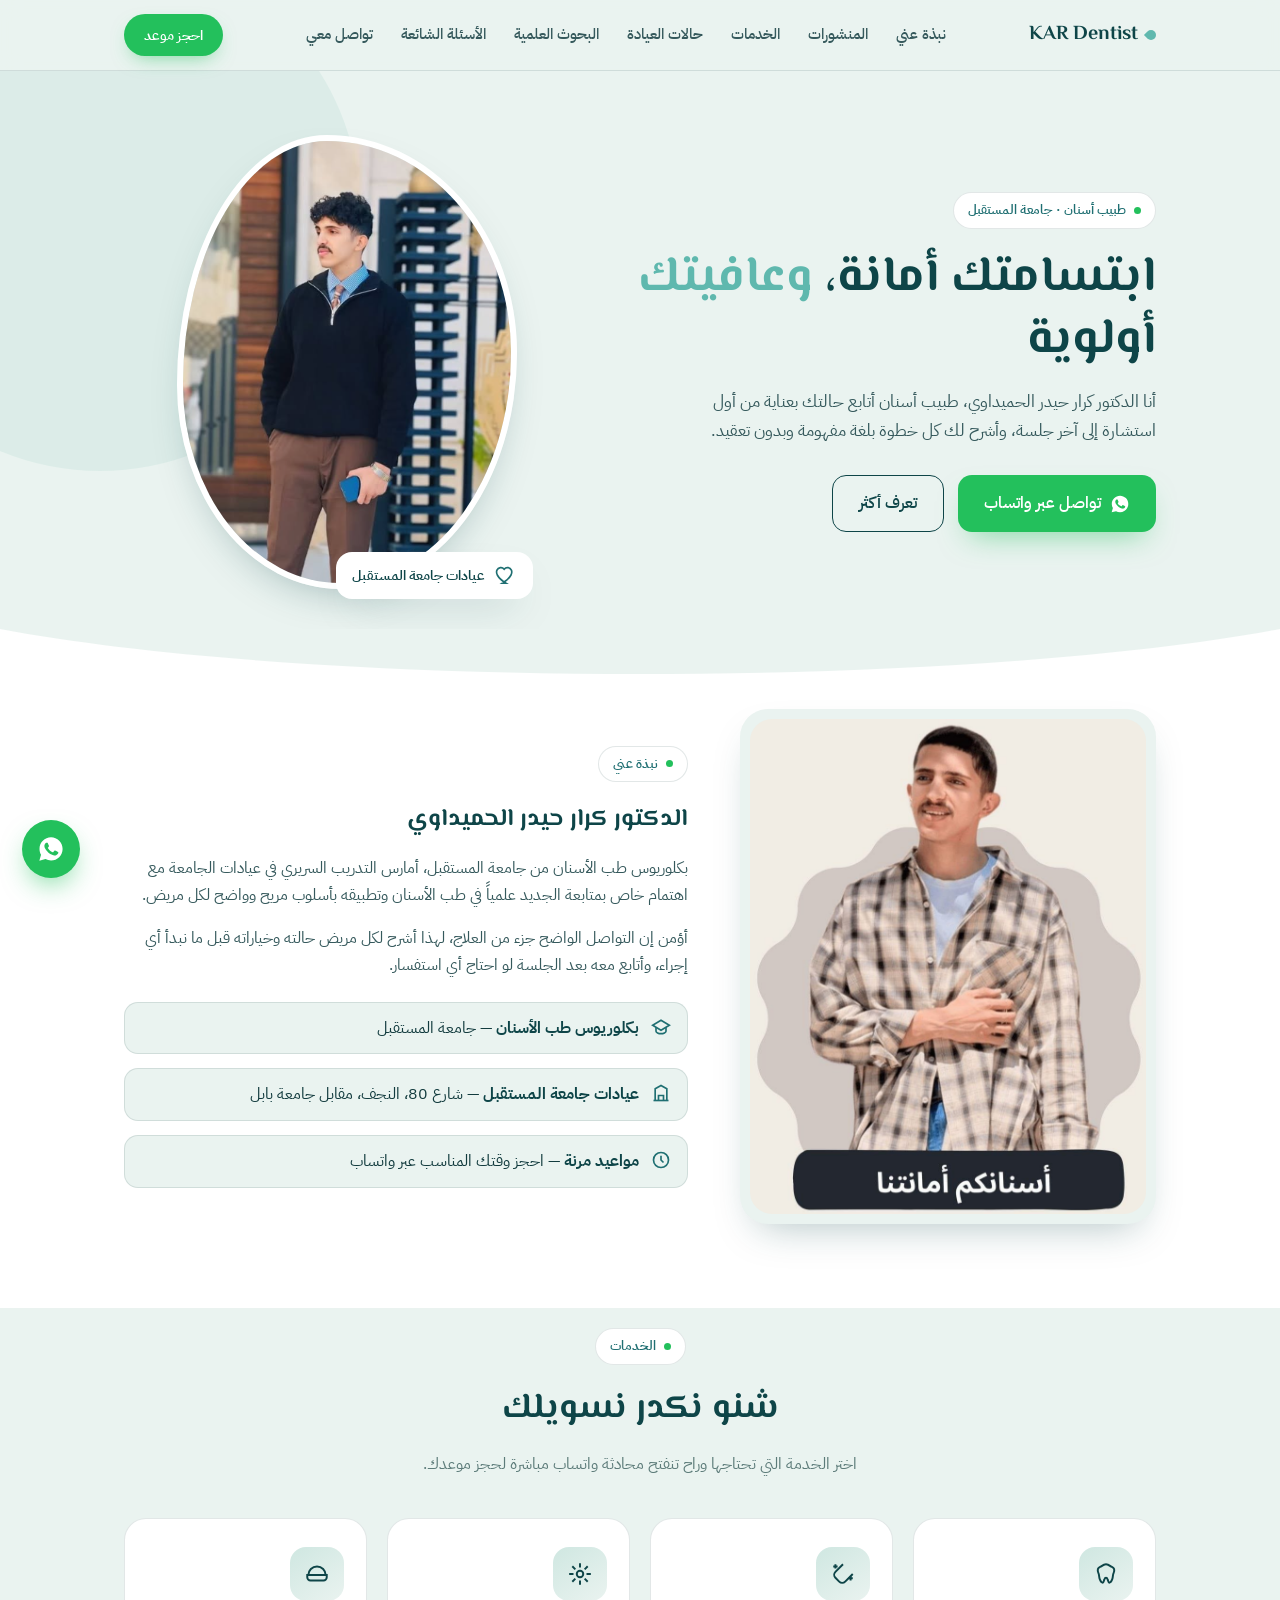
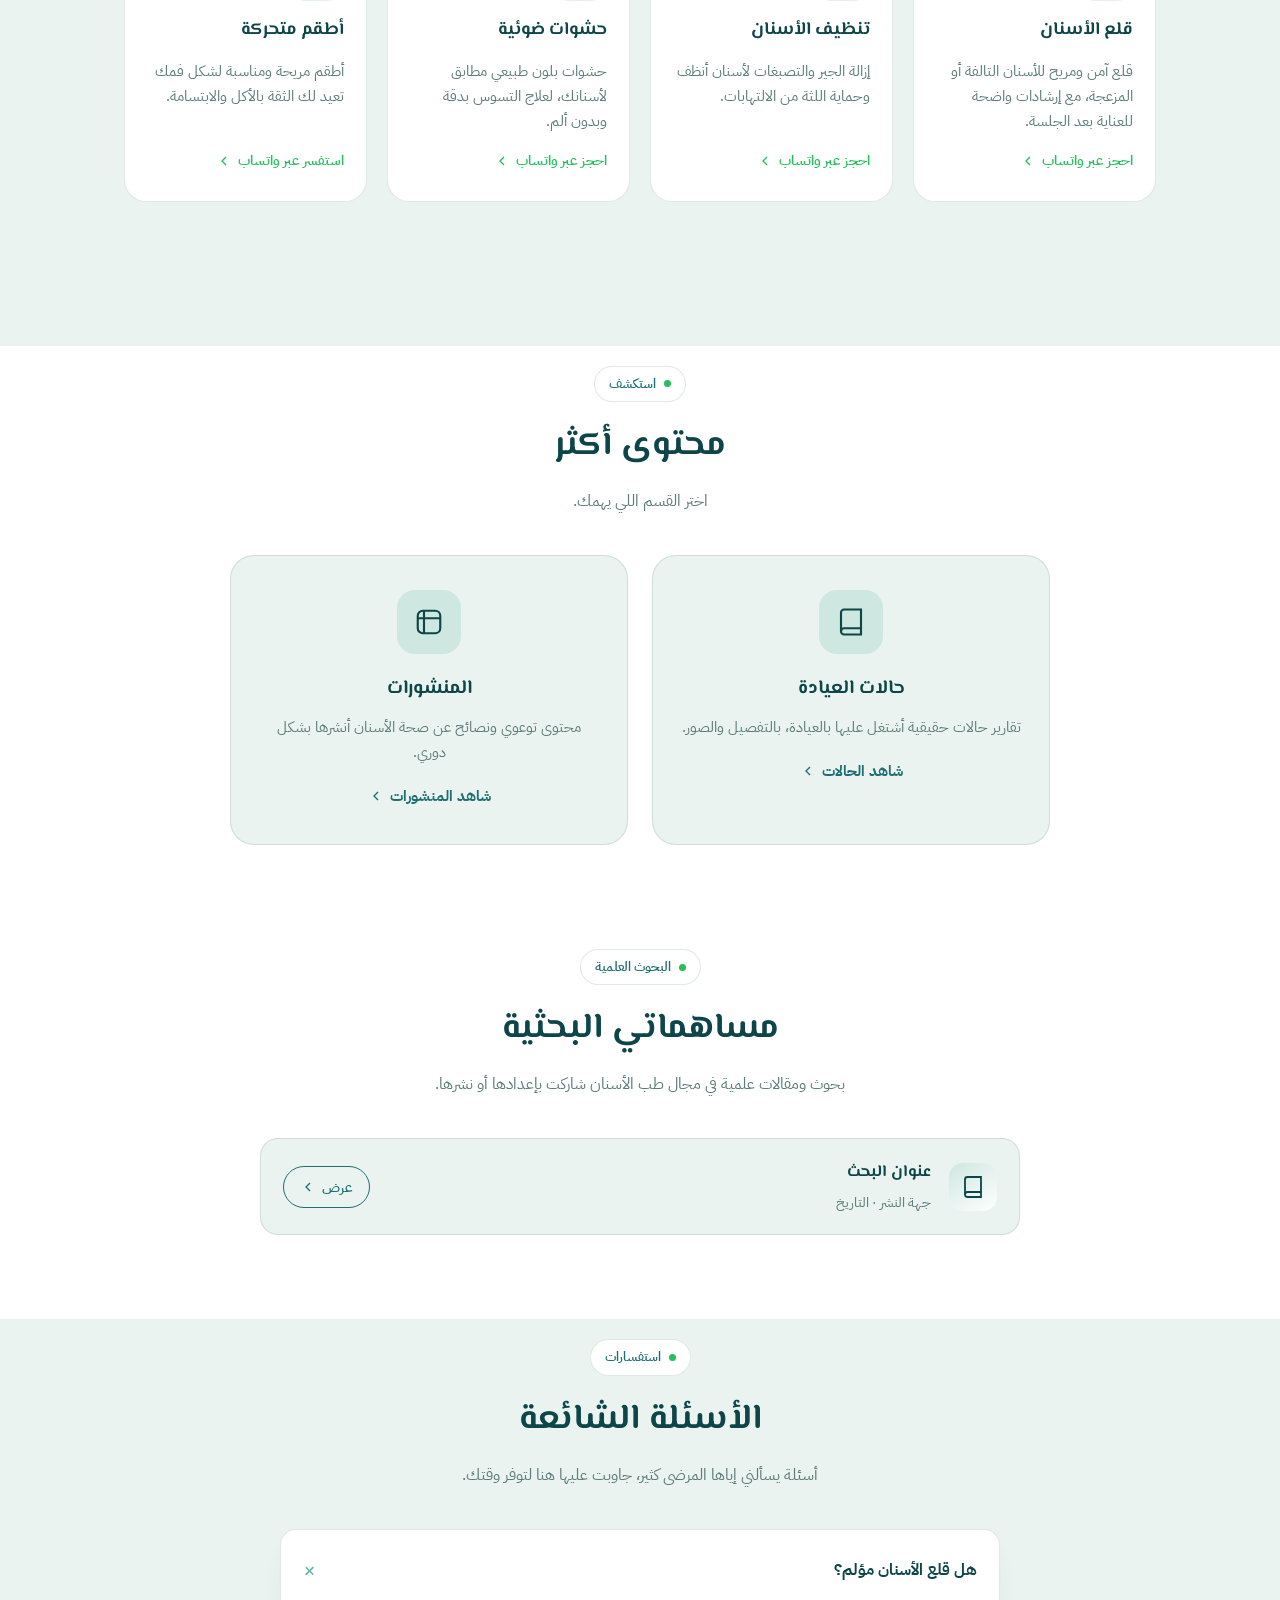
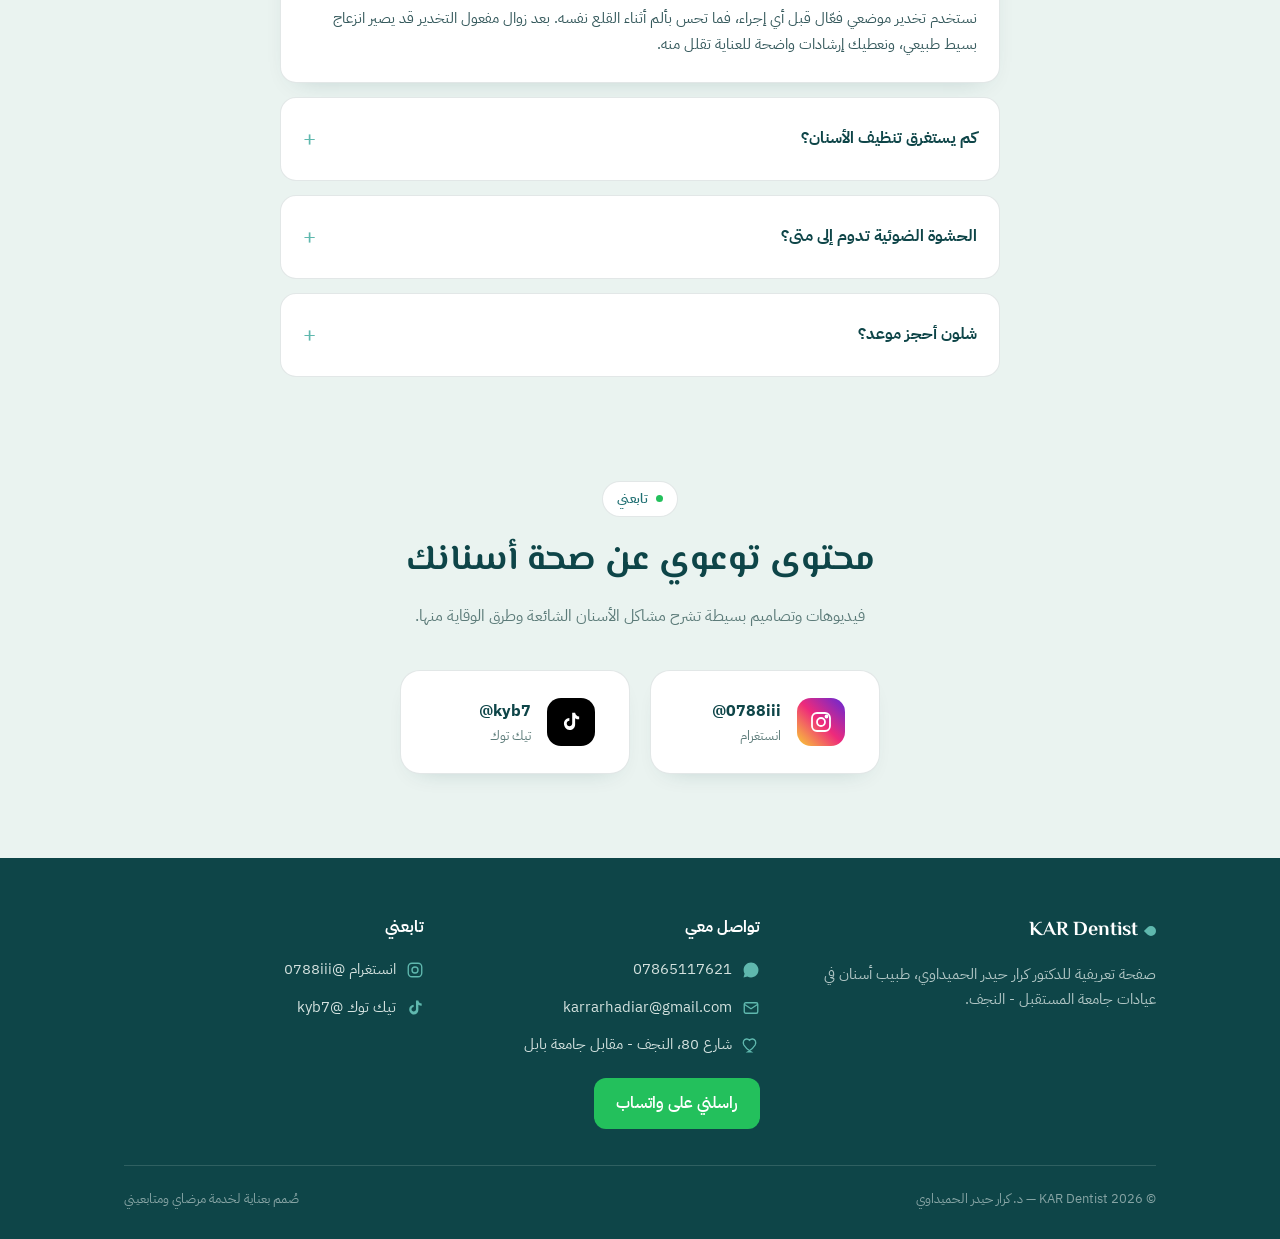
<file: index.html>
<!DOCTYPE html>
<html lang="ar" dir="rtl">
<head>
<meta charset="UTF-8">
<meta name="viewport" content="width=device-width, initial-scale=1.0">
<title>د. كرار حيدر الحميداوي | طبيب أسنان</title>
<meta name="description" content="د. كرار حيدر الحميداوي - بكلوريوس طب الأسنان جامعة المستقبل. قلع الأسنان، تنظيف الأسنان، حشوات ضوئية، أطقم متحركة. احجز موعدك عبر واتساب.">
<link rel="preconnect" href="https://fonts.googleapis.com">
<link rel="preconnect" href="https://fonts.gstatic.com" crossorigin>
<link href="https://fonts.googleapis.com/css2?family=El+Messiri:wght@500;600;700&family=IBM+Plex+Sans+Arabic:wght@300;400;500;600;700&display=swap" rel="stylesheet">
<link rel="stylesheet" href="styles.css">
</head>
<body>

<header>
  <nav>
    <a href="index.html" class="wordmark"><span class="tooth-dot"></span> KAR Dentist</a>
    <div class="nav-links">
      <a href="#about">نبذة عني</a>
      <a href="posts.html">المنشورات</a>
      <a href="#services">الخدمات</a>
      <a href="cases.html">حالات العيادة</a>
      <a href="#research">البحوث العلمية</a>
      <a href="#faq">الأسئلة الشائعة</a>
      <a href="#contact">تواصل معي</a>
    </div>
    <a class="nav-cta" href="https://wa.me/9647865117621?text=%D8%A7%D9%84%D8%B3%D9%84%D8%A7%D9%85%20%D8%B9%D9%84%D9%8A%D9%83%D9%85%20%D8%AF%D9%83%D8%AA%D9%88%D8%B1%20%D9%83%D8%B1%D8%A7%D8%B1%D8%8C%20%D8%A3%D8%B1%D9%8A%D8%AF%20%D8%AD%D8%AC%D8%B2%20%D9%85%D9%88%D8%B9%D8%AF." target="_blank" rel="noopener">
      احجز موعد
    </a>
  </nav>
</header>

<section class="hero">
  <div class="container">
    <div class="hero-text">
      <div class="eyebrow"><span class="dot"></span> طبيب أسنان · جامعة المستقبل</div>
      <h1>ابتسامتك أمانة، <em>وعافيتك</em> أولوية</h1>
      <p class="lead">أنا الدكتور كرار حيدر الحميداوي، طبيب أسنان أتابع حالتك بعناية من أول استشارة إلى آخر جلسة، وأشرح لك كل خطوة بلغة مفهومة وبدون تعقيد.</p>
      <div class="hero-actions">
        <a class="btn btn-primary" href="https://wa.me/9647865117621?text=%D8%A7%D9%84%D8%B3%D9%84%D8%A7%D9%85%20%D8%B9%D9%84%D9%8A%D9%83%D9%85%20%D8%AF%D9%83%D8%AA%D9%88%D8%B1%20%D9%83%D8%B1%D8%A7%D8%B1%D8%8C%20%D8%A3%D8%B1%D9%8A%D8%AF%20%D8%AD%D8%AC%D8%B2%20%D9%85%D9%88%D8%B9%D8%AF." target="_blank" rel="noopener">
          <svg width="20" height="20" viewBox="0 0 24 24" fill="currentColor"><path d="M12.04 2c-5.46 0-9.9 4.43-9.9 9.9 0 1.75.46 3.45 1.32 4.95L2 22l5.25-1.38a9.9 9.9 0 0 0 4.79 1.22h.01c5.46 0 9.9-4.43 9.9-9.9 0-2.64-1.03-5.13-2.9-7-1.87-1.87-4.36-2.9-7-2.94Zm5.8 14.13c-.24.68-1.4 1.3-1.94 1.38-.5.08-1.12.11-1.8-.11-.42-.13-.96-.31-1.65-.6-2.9-1.25-4.79-4.17-4.94-4.37-.14-.2-1.18-1.57-1.18-3 0-1.42.75-2.12 1.02-2.4.27-.29.58-.36.78-.36h.55c.18 0 .41-.03.64.49.24.56.8 1.94.87 2.08.07.14.11.3.02.49-.09.19-.14.31-.28.47-.14.16-.3.36-.42.48-.14.14-.29.29-.13.57.17.29.75 1.24 1.62 2.01 1.11.99 2.05 1.3 2.34 1.44.29.14.46.12.63-.07.18-.19.75-.87.95-1.17.2-.29.4-.24.66-.14.28.1 1.75.83 2.05.98.3.15.5.22.57.34.08.13.08.72-.16 1.4Z"/></svg>
          تواصل عبر واتساب
        </a>
        <a class="btn btn-ghost" href="#about">تعرف أكثر</a>
      </div>
    </div>
    <div class="hero-photo">
      <div class="frame">
        <img src="images/dr-karrar-clinic.jpg" alt="الدكتور كرار حيدر في العيادة">
      </div>
      <div class="badge">
        <svg width="22" height="22" viewBox="0 0 24 24" fill="none" stroke="#1F6F72" stroke-width="1.8"><path d="M12 21s-7-4.35-9.5-9C.6 8.1 2.3 4.5 5.8 4c2-.28 3.4.7 4.2 1.7C10.8 4.7 12.2 3.72 14.2 4c3.5.5 5.2 4.1 3.3 8-2.5 4.65-9.5 9-9.5 9Z"/></svg>
        عيادات جامعة المستقبل
      </div>
    </div>
  </div>
  <div class="hero-blob" aria-hidden="true">
    <svg width="520" height="520" viewBox="0 0 520 520"><circle cx="260" cy="260" r="260" fill="#CFE7E1"/></svg>
  </div>
</section>

<svg class="smile-divider" viewBox="0 0 1200 60" preserveAspectRatio="none"><path d="M0,0 C300,60 900,60 1200,0 L1200,60 L0,60 Z"></path></svg>

<section class="about" id="about">
  <div class="container">
    <div class="about-card">
      <img src="images/dr-karrar-poster.jpg" alt="الدكتور كرار حيدر الحميداوي">
    </div>
    <div class="about-text">
      <div class="eyebrow"><span class="dot"></span> نبذة عني</div>
      <h3>الدكتور كرار حيدر الحميداوي</h3>
      <p>بكلوريوس طب الأسنان من جامعة المستقبل، أمارس التدريب السريري في عيادات الجامعة مع اهتمام خاص بمتابعة الجديد علمياً في طب الأسنان وتطبيقه بأسلوب مريح وواضح لكل مريض.</p>
      <p>أؤمن إن التواصل الواضح جزء من العلاج، لهذا أشرح لكل مريض حالته وخياراته قبل ما نبدأ أي إجراء، وأتابع معه بعد الجلسة لو احتاج أي استفسار.</p>
      <ul class="credentials">
        <li>
          <svg width="20" height="20" viewBox="0 0 24 24" fill="none" stroke="#1F6F72" stroke-width="2"><path d="M22 10 12 4 2 10l10 6 10-6Z"/><path d="M6 12v5c0 1.5 3 3 6 3s6-1.5 6-3v-5"/></svg>
          <span><b>بكلوريوس طب الأسنان</b> — جامعة المستقبل</span>
        </li>
        <li>
          <svg width="20" height="20" viewBox="0 0 24 24" fill="none" stroke="#1F6F72" stroke-width="2"><path d="M3 21h18"/><path d="M5 21V7l7-4 7 4v14"/><path d="M9 21v-6h6v6"/></svg>
          <span><b>عيادات جامعة المستقبل</b> — شارع 80، النجف، مقابل جامعة بابل</span>
        </li>
        <li>
          <svg width="20" height="20" viewBox="0 0 24 24" fill="none" stroke="#1F6F72" stroke-width="2"><circle cx="12" cy="12" r="9"/><path d="M12 7v5l3 3"/></svg>
          <span><b>مواعيد مرنة</b> — احجز وقتك المناسب عبر واتساب</span>
        </li>
      </ul>
    </div>
  </div>
</section>

<section class="services" id="services">
  <div class="container">
    <div class="section-head">
      <div class="eyebrow"><span class="dot"></span> الخدمات</div>
      <h2>شنو نكدر نسويلك</h2>
      <p>اختر الخدمة التي تحتاجها وراح تنفتح محادثة واتساب مباشرة لحجز موعدك.</p>
    </div>
    <div class="service-grid">

      <div class="service-card">
        <div class="service-icon">
          <svg width="26" height="26" viewBox="0 0 24 24" fill="none" stroke="currentColor" stroke-width="1.8"><path d="M12 3c-2 0-3.5 1.3-4.5 2-1 .7-2.5.7-3 2.5-.5 1.8.3 3 .8 4.5.5 1.5.2 3 1 5 .6 1.5 1.5 3 2.7 3 .9 0 1-1.5 1.5-3 .3-1 .6-1.5 1.5-1.5s1.2.5 1.5 1.5c.5 1.5.6 3 1.5 3 1.2 0 2.1-1.5 2.7-3 .8-2 .5-3.5 1-5 .5-1.5 1.3-2.7.8-4.5-.5-1.8-2-1.8-3-2.5-1-.7-2.5-2-4.5-2Z"/></svg>
        </div>
        <h3>قلع الأسنان</h3>
        <p>قلع آمن ومريح للأسنان التالفة أو المزعجة، مع إرشادات واضحة للعناية بعد الجلسة.</p>
        <a class="service-link" href="https://wa.me/9647865117621?text=%D8%A7%D9%84%D8%B3%D9%84%D8%A7%D9%85%20%D8%B9%D9%84%D9%8A%D9%83%D9%85%20%D8%AF%D9%83%D8%AA%D9%88%D8%B1%20%D9%83%D8%B1%D8%A7%D8%B1%D8%8C%20%D8%A3%D8%B1%D9%8A%D8%AF%20%D8%AD%D8%AC%D8%B2%20%D9%85%D9%88%D8%B9%D8%AF%20%D9%84%D9%82%D9%84%D8%B9%20%D8%A7%D9%84%D8%A3%D8%B3%D9%86%D8%A7%D9%86." target="_blank" rel="noopener">
          احجز عبر واتساب
          <svg width="16" height="16" viewBox="0 0 24 24" fill="none" stroke="currentColor" stroke-width="2"><path d="M15 6l-6 6 6 6"/></svg>
        </a>
      </div>

      <div class="service-card">
        <div class="service-icon">
          <svg width="26" height="26" viewBox="0 0 24 24" fill="none" stroke="currentColor" stroke-width="1.8"><path d="M5 3v4M3 5h4M19 14v4M17 16h4"/><path d="M12 3 5 10c-1.5 1.5-1.5 4 0 5.5l3.5 3.5c1.5 1.5 4 1.5 5.5 0L21 12"/></svg>
        </div>
        <h3>تنظيف الأسنان</h3>
        <p>إزالة الجير والتصبغات لأسنان أنظف وحماية اللثة من الالتهابات.</p>
        <a class="service-link" href="https://wa.me/9647865117621?text=%D8%A7%D9%84%D8%B3%D9%84%D8%A7%D9%85%20%D8%B9%D9%84%D9%8A%D9%83%D9%85%20%D8%AF%D9%83%D8%AA%D9%88%D8%B1%20%D9%83%D8%B1%D8%A7%D8%B1%D8%8C%20%D8%A3%D8%B1%D9%8A%D8%AF%20%D8%AD%D8%AC%D8%B2%20%D9%85%D9%88%D8%B9%D8%AF%20%D9%84%D8%AA%D9%86%D8%B8%D9%8A%D9%81%20%D8%A7%D9%84%D8%A3%D8%B3%D9%86%D8%A7%D9%86." target="_blank" rel="noopener">
          احجز عبر واتساب
          <svg width="16" height="16" viewBox="0 0 24 24" fill="none" stroke="currentColor" stroke-width="2"><path d="M15 6l-6 6 6 6"/></svg>
        </a>
      </div>

      <div class="service-card">
        <div class="service-icon">
          <svg width="26" height="26" viewBox="0 0 24 24" fill="none" stroke="currentColor" stroke-width="1.8"><path d="M12 2v4M12 18v4M4.9 4.9l2.8 2.8M16.3 16.3l2.8 2.8M2 12h4M18 12h4M4.9 19.1l2.8-2.8M16.3 7.7l2.8-2.8"/><circle cx="12" cy="12" r="3"/></svg>
        </div>
        <h3>حشوات ضوئية</h3>
        <p>حشوات بلون طبيعي مطابق لأسنانك، لعلاج التسوس بدقة وبدون ألم.</p>
        <a class="service-link" href="https://wa.me/9647865117621?text=%D8%A7%D9%84%D8%B3%D9%84%D8%A7%D9%85%20%D8%B9%D9%84%D9%8A%D9%83%D9%85%20%D8%AF%D9%83%D8%AA%D9%88%D8%B1%20%D9%83%D8%B1%D8%A7%D8%B1%D8%8C%20%D8%A3%D8%B1%D9%8A%D8%AF%20%D8%AD%D8%AC%D8%B2%20%D9%85%D9%88%D8%B9%D8%AF%20%D9%84%D8%AD%D8%B4%D9%88%D8%A9%20%D8%B6%D9%88%D8%A6%D9%8A%D8%A9." target="_blank" rel="noopener">
          احجز عبر واتساب
          <svg width="16" height="16" viewBox="0 0 24 24" fill="none" stroke="currentColor" stroke-width="2"><path d="M15 6l-6 6 6 6"/></svg>
        </a>
      </div>

      <div class="service-card">
        <div class="service-icon">
          <svg width="26" height="26" viewBox="0 0 24 24" fill="none" stroke="currentColor" stroke-width="1.8"><path d="M4 13c0-4.4 3.6-8 8-8s8 3.6 8 8"/><path d="M3 13h18v2a3 3 0 0 1-3 3H6a3 3 0 0 1-3-3v-2Z"/></svg>
        </div>
        <h3>أطقم متحركة</h3>
        <p>أطقم مريحة ومناسبة لشكل فمك تعيد لك الثقة بالأكل والابتسامة.</p>
        <a class="service-link" href="https://wa.me/9647865117621?text=%D8%A7%D9%84%D8%B3%D9%84%D8%A7%D9%85%20%D8%B9%D9%84%D9%8A%D9%83%D9%85%20%D8%AF%D9%83%D8%AA%D9%88%D8%B1%20%D9%83%D8%B1%D8%A7%D8%B1%D8%8C%20%D8%A3%D8%B1%D9%8A%D8%AF%20%D8%A7%D8%B3%D8%AA%D9%81%D8%B3%D8%A7%D8%B1%20%D8%A8%D8%AE%D8%B5%D9%88%D8%B5%20%D8%A7%D9%84%D8%A3%D8%B7%D9%82%D9%85%20%D8%A7%D9%84%D9%85%D8%AA%D8%AD%D8%B1%D9%83%D8%A9." target="_blank" rel="noopener">
          استفسر عبر واتساب
          <svg width="16" height="16" viewBox="0 0 24 24" fill="none" stroke="currentColor" stroke-width="2"><path d="M15 6l-6 6 6 6"/></svg>
        </a>
      </div>

    </div>
  </div>
</section>

<svg class="smile-divider flip" viewBox="0 0 1200 60" preserveAspectRatio="none"><path d="M0,60 C300,0 900,0 1200,60 L1200,0 L0,0 Z"></path></svg>

<section class="explore" id="explore">
  <div class="container">
    <div class="section-head">
      <div class="eyebrow"><span class="dot"></span> استكشف</div>
      <h2>محتوى أكثر</h2>
      <p>اختر القسم اللي يهمك.</p>
    </div>
    <div class="explore-grid">
      <a class="explore-card" href="cases.html">
        <div class="explore-icon">
          <svg width="30" height="30" viewBox="0 0 24 24" fill="none" stroke="currentColor" stroke-width="1.7"><path d="M4 19.5A2.5 2.5 0 0 1 6.5 17H20"/><path d="M6.5 2H20v20H6.5A2.5 2.5 0 0 1 4 19.5v-15A2.5 2.5 0 0 1 6.5 2Z"/></svg>
        </div>
        <h3>حالات العيادة</h3>
        <p>تقارير حالات حقيقية أشتغل عليها بالعيادة، بالتفصيل والصور.</p>
        <span class="explore-link">شاهد الحالات
          <svg width="16" height="16" viewBox="0 0 24 24" fill="none" stroke="currentColor" stroke-width="2"><path d="M15 6l-6 6 6 6"/></svg>
        </span>
      </a>
      <a class="explore-card" href="posts.html">
        <div class="explore-icon">
          <svg width="30" height="30" viewBox="0 0 24 24" fill="none" stroke="currentColor" stroke-width="1.7"><rect x="3" y="3" width="18" height="18" rx="4"/><path d="M8 3v18M3 9h18"/></svg>
        </div>
        <h3>المنشورات</h3>
        <p>محتوى توعوي ونصائح عن صحة الأسنان أنشرها بشكل دوري.</p>
        <span class="explore-link">شاهد المنشورات
          <svg width="16" height="16" viewBox="0 0 24 24" fill="none" stroke="currentColor" stroke-width="2"><path d="M15 6l-6 6 6 6"/></svg>
        </span>
      </a>
    </div>
  </div>
</section>

<section class="research" id="research">
  <div class="container">
    <div class="section-head">
      <div class="eyebrow"><span class="dot"></span> البحوث العلمية</div>
      <h2>مساهماتي البحثية</h2>
      <p>بحوث ومقالات علمية في مجال طب الأسنان شاركت بإعدادها أو نشرها.</p>
    </div>
    <div class="research-list">
      <!-- PLACEHOLDER_RESEARCH_ITEM -->
      <div class="research-item">
        <div class="research-icon">
          <svg width="24" height="24" viewBox="0 0 24 24" fill="none" stroke="currentColor" stroke-width="1.8"><path d="M4 19.5A2.5 2.5 0 0 1 6.5 17H20"/><path d="M6.5 2H20v20H6.5A2.5 2.5 0 0 1 4 19.5v-15A2.5 2.5 0 0 1 6.5 2Z"/></svg>
        </div>
        <div class="research-info">
          <h3>عنوان البحث</h3>
          <p class="research-meta">جهة النشر · التاريخ</p>
        </div>
        <a class="research-link" href="#" target="_blank" rel="noopener">
          عرض
          <svg width="16" height="16" viewBox="0 0 24 24" fill="none" stroke="currentColor" stroke-width="2"><path d="M15 6l-6 6 6 6"/></svg>
        </a>
      </div>
    </div>
  </div>
</section>

<section class="faq" id="faq">
  <div class="container">
    <div class="section-head">
      <div class="eyebrow"><span class="dot"></span> استفسارات</div>
      <h2>الأسئلة الشائعة</h2>
      <p>أسئلة يسألني إياها المرضى كثير، جاوبت عليها هنا لتوفر وقتك.</p>
    </div>
    <div class="faq-list">
      <details class="faq-item" open>
        <summary>هل قلع الأسنان مؤلم؟</summary>
        <p>نستخدم تخدير موضعي فعّال قبل أي إجراء، فما تحس بألم أثناء القلع نفسه. بعد زوال مفعول التخدير قد يصير انزعاج بسيط طبيعي، ونعطيك إرشادات واضحة للعناية تقلل منه.</p>
      </details>
      <details class="faq-item">
        <summary>كم يستغرق تنظيف الأسنان؟</summary>
        <p>جلسة التنظيف العادية تاخذ من 20 إلى 40 دقيقة حسب كمية الجير والتصبغات، وهي إجراء بسيط وغير مؤلم.</p>
      </details>
      <details class="faq-item">
        <summary>الحشوة الضوئية تدوم إلى متى؟</summary>
        <p>مع العناية المناسبة، تدوم الحشوة الضوئية لسنوات طويلة. العمر الفعلي يعتمد على موقع الحشوة وعادات تنظيف الأسنان اليومية.</p>
      </details>
      <details class="faq-item">
        <summary>شلون أحجز موعد؟</summary>
        <p>أسهل طريقة هي الضغط على أي زر "احجز عبر واتساب" بالموقع، وراح تنفتح محادثة جاهزة معي مباشرة لتحديد الموعد المناسب.</p>
      </details>
    </div>
  </div>
</section>

<section class="social">
  <div class="container">
    <div class="section-head">
      <div class="eyebrow"><span class="dot"></span> تابعني</div>
      <h2>محتوى توعوي عن صحة أسنانك</h2>
      <p>فيديوهات وتصاميم بسيطة تشرح مشاكل الأسنان الشائعة وطرق الوقاية منها.</p>
    </div>
    <div class="social-grid">
      <a class="social-card" href="https://instagram.com/0788iii" target="_blank" rel="noopener">
        <div class="social-icon ig">
          <svg width="24" height="24" viewBox="0 0 24 24" fill="none" stroke="#fff" stroke-width="1.8"><rect x="3" y="3" width="18" height="18" rx="5"/><circle cx="12" cy="12" r="4"/><circle cx="17.5" cy="6.5" r="1"/></svg>
        </div>
        <div>
          <div class="handle">0788iii@</div>
          <div class="plat">انستغرام</div>
        </div>
      </a>
      <a class="social-card" href="https://www.tiktok.com/@kyb7" target="_blank" rel="noopener">
        <div class="social-icon tt">
          <svg width="22" height="22" viewBox="0 0 24 24" fill="#fff"><path d="M16.5 2c.4 2.3 1.9 3.9 4.4 4.1v3c-1.6.1-3-.4-4.4-1.3v6.9c0 3.4-2.7 6.1-6.1 6.1S4.3 17.1 4.3 13.7c0-3.3 2.6-6 5.9-6.1v3.1c-1.6.1-2.9 1.4-2.9 3 0 1.7 1.4 3 3 3s3-1.3 3-3V2h3.2Z"/></svg>
        </div>
        <div>
          <div class="handle">kyb7@</div>
          <div class="plat">تيك توك</div>
        </div>
      </a>
    </div>
  </div>
</section>

<footer id="contact">
  <div class="container">
    <div class="footer-grid">
      <div>
        <div class="wordmark"><span class="tooth-dot"></span> KAR Dentist</div>
        <p style="margin-top:14px;">صفحة تعريفية للدكتور كرار حيدر الحميداوي، طبيب أسنان في عيادات جامعة المستقبل - النجف.</p>
      </div>
      <div>
        <h4>تواصل معي</h4>
        <div class="foot-link">
          <svg width="18" height="18" viewBox="0 0 24 24" fill="currentColor"><path d="M12.04 2c-5.46 0-9.9 4.43-9.9 9.9 0 1.75.46 3.45 1.32 4.95L2 22l5.25-1.38a9.9 9.9 0 0 0 4.79 1.22h.01c5.46 0 9.9-4.43 9.9-9.9 0-2.64-1.03-5.13-2.9-7-1.87-1.87-4.36-2.9-7-2.94Z"/></svg>
          07865117621
        </div>
        <div class="foot-link">
          <svg width="18" height="18" viewBox="0 0 24 24" fill="none" stroke="currentColor" stroke-width="1.8"><rect x="3" y="5" width="18" height="14" rx="2"/><path d="m3 7 9 6 9-6"/></svg>
          karrarhadiar@gmail.com
        </div>
        <div class="foot-link">
          <svg width="18" height="18" viewBox="0 0 24 24" fill="none" stroke="currentColor" stroke-width="1.8"><path d="M12 21s-7-4.35-9.5-9C.6 8.1 2.3 4.5 5.8 4c2-.28 3.4.7 4.2 1.7.8-1 2.2-1.98 4.2-1.7 3.5.5 5.2 4.1 3.3 8-2.5 4.65-9.5 9-9.5 9Z"/></svg>
          شارع 80، النجف - مقابل جامعة بابل
        </div>
        <a class="foot-cta" href="https://wa.me/9647865117621?text=%D8%A7%D9%84%D8%B3%D9%84%D8%A7%D9%85%20%D8%B9%D9%84%D9%8A%D9%83%D9%85%20%D8%AF%D9%83%D8%AA%D9%88%D8%B1%20%D9%83%D8%B1%D8%A7%D8%B1%D8%8C%20%D8%A3%D8%B1%D9%8A%D8%AF%20%D8%AD%D8%AC%D8%B2%20%D9%85%D9%88%D8%B9%D8%AF." target="_blank" rel="noopener">
          راسلني على واتساب
        </a>
      </div>
      <div>
        <h4>تابعني</h4>
        <div class="foot-link">
          <svg width="18" height="18" viewBox="0 0 24 24" fill="none" stroke="currentColor" stroke-width="1.8"><rect x="3" y="3" width="18" height="18" rx="5"/><circle cx="12" cy="12" r="4"/></svg>
          <a href="https://instagram.com/0788iii" target="_blank" rel="noopener">انستغرام @0788iii</a>
        </div>
        <div class="foot-link">
          <svg width="18" height="18" viewBox="0 0 24 24" fill="currentColor"><path d="M16.5 2c.4 2.3 1.9 3.9 4.4 4.1v3c-1.6.1-3-.4-4.4-1.3v6.9c0 3.4-2.7 6.1-6.1 6.1S4.3 17.1 4.3 13.7c0-3.3 2.6-6 5.9-6.1v3.1c-1.6.1-2.9 1.4-2.9 3 0 1.7 1.4 3 3 3s3-1.3 3-3V2h3.2Z"/></svg>
          <a href="https://www.tiktok.com/@kyb7" target="_blank" rel="noopener">تيك توك @kyb7</a>
        </div>
      </div>
    </div>
    <div class="bottom-bar">
      <span>© 2026 KAR Dentist — د. كرار حيدر الحميداوي</span>
      <span>صُمم بعناية لخدمة مرضاي ومتابعيني</span>
    </div>
  </div>
</footer>

<a class="float-wa" href="https://wa.me/9647865117621?text=%D8%A7%D9%84%D8%B3%D9%84%D8%A7%D9%85%20%D8%B9%D9%84%D9%8A%D9%83%D9%85%20%D8%AF%D9%83%D8%AA%D9%88%D8%B1%20%D9%83%D8%B1%D8%A7%D8%B1%D8%8C%20%D8%A3%D8%B1%D9%8A%D8%AF%20%D8%AD%D8%AC%D8%B2%20%D9%85%D9%88%D8%B9%D8%AF." target="_blank" rel="noopener" aria-label="تواصل عبر واتساب">
  <svg width="28" height="28" viewBox="0 0 24 24" fill="#fff"><path d="M12.04 2c-5.46 0-9.9 4.43-9.9 9.9 0 1.75.46 3.45 1.32 4.95L2 22l5.25-1.38a9.9 9.9 0 0 0 4.79 1.22h.01c5.46 0 9.9-4.43 9.9-9.9 0-2.64-1.03-5.13-2.9-7-1.87-1.87-4.36-2.9-7-2.94Zm5.8 14.13c-.24.68-1.4 1.3-1.94 1.38-.5.08-1.12.11-1.8-.11-.42-.13-.96-.31-1.65-.6-2.9-1.25-4.79-4.17-4.94-4.37-.14-.2-1.18-1.57-1.18-3 0-1.42.75-2.12 1.02-2.4.27-.29.58-.36.78-.36h.55c.18 0 .41-.03.64.49.24.56.8 1.94.87 2.08.07.14.11.3.02.49-.09.19-.14.31-.28.47-.14.16-.3.36-.42.48-.14.14-.29.29-.13.57.17.29.75 1.24 1.62 2.01 1.11.99 2.05 1.3 2.34 1.44.29.14.46.12.63-.07.18-.19.75-.87.95-1.17.2-.29.4-.24.66-.14.28.1 1.75.83 2.05.98.3.15.5.22.57.34.08.13.08.72-.16 1.4Z"/></svg>
</a>

</body>
</html>
</file>
<file: styles.css>
:root{
    --bg: #EAF3F0;
    --surface: #FFFFFF;
    --ink: #123B3E;
    --ink-soft: #35595C;
    --muted: #5C7B79;
    --teal: #1F6F72;
    --teal-deep: #0E4548;
    --mint: #5FB8AE;
    --mint-pale: #CFE7E1;
    --whatsapp: #23C05C;
    --line: rgba(18,59,62,0.12);
    --shadow: 0 18px 40px -18px rgba(14,69,72,0.35);
  }

  *{margin:0;padding:0;box-sizing:border-box;}

  html{scroll-behavior:smooth;}

  body{
    background:var(--bg);
    color:var(--ink);
    font-family:'IBM Plex Sans Arabic', sans-serif;
    line-height:1.7;
    overflow-x:hidden;
  }

  h1,h2,h3,.wordmark{
    font-family:'El Messiri', 'IBM Plex Sans Arabic', sans-serif;
  }

  a{color:inherit; text-decoration:none;}
  img{display:block; max-width:100%;}
  .container{
    width:100%;
    max-width:1080px;
    margin:0 auto;
    padding:0 24px;
  }

  /* ===== NAV ===== */
  header{
    position:sticky; top:0; z-index:50;
    background:rgba(234,243,240,0.88);
    backdrop-filter:blur(10px);
    border-bottom:1px solid var(--line);
  }
  nav{
    display:flex; align-items:center; justify-content:space-between;
    padding:14px 24px;
    max-width:1080px; margin:0 auto;
  }
  .wordmark{
    font-weight:700; font-size:1.25rem; color:var(--teal-deep);
    display:flex; align-items:center; gap:8px;
  }
  .wordmark .tooth-dot{width:10px;height:10px;border-radius:50% 50% 50% 0;background:var(--mint);transform:rotate(45deg);}
  .nav-links{display:flex; gap:28px; font-size:.95rem; font-weight:500; color:var(--ink-soft);}
  .nav-links a{position:relative; padding:4px 0;}
  .nav-links a::after{content:"";position:absolute;bottom:-2px;right:0;width:0;height:2px;background:var(--mint);transition:width .25s ease;}
  .nav-links a:hover::after{width:100%;}
  .nav-cta{
    background:var(--whatsapp); color:#fff; padding:9px 20px; border-radius:999px;
    font-weight:600; font-size:.9rem; display:flex; align-items:center; gap:6px;
    box-shadow:0 8px 20px -8px rgba(35,192,92,0.6);
  }
  @media (max-width:720px){ .nav-links{display:none;} }

  /* ===== HERO ===== */
  .hero{
    position:relative;
    padding:64px 0 40px;
    overflow:hidden;
  }
  .hero .container{
    display:grid;
    grid-template-columns:1.1fr 0.9fr;
    gap:40px;
    align-items:center;
  }
  .hero-blob{
    position:absolute; inset:0; z-index:0; pointer-events:none;
  }
  .hero-blob svg{position:absolute; top:-120px; left:-160px; opacity:.5;}

  .eyebrow{
    display:inline-flex; align-items:center; gap:8px;
    background:var(--surface); border:1px solid var(--line);
    color:var(--teal); font-weight:600; font-size:.82rem;
    padding:6px 14px; border-radius:999px; margin-bottom:18px;
  }
  .eyebrow span.dot{width:7px;height:7px;border-radius:50%;background:var(--whatsapp);}

  .hero h1{
    font-size:clamp(2.1rem, 4.4vw, 3.1rem);
    font-weight:700; color:var(--teal-deep); line-height:1.25;
    margin-bottom:16px;
  }
  .hero h1 em{
    font-style:normal; color:var(--mint);
    position:relative;
  }
  .hero p.lead{
    color:var(--ink-soft); font-size:1.08rem; max-width:46ch; margin-bottom:30px;
  }
  .hero-actions{display:flex; gap:14px; flex-wrap:wrap;}
  .btn{
    display:inline-flex; align-items:center; gap:9px;
    padding:14px 26px; border-radius:14px; font-weight:600; font-size:.98rem;
    transition:transform .2s ease, box-shadow .2s ease;
  }
  .btn:active{transform:scale(.97);}
  .btn-primary{background:var(--whatsapp); color:#fff; box-shadow:0 14px 30px -12px rgba(35,192,92,0.55);}
  .btn-primary:hover{box-shadow:0 18px 34px -10px rgba(35,192,92,0.7);}
  .btn-ghost{background:transparent; border:1.5px solid var(--teal-deep); color:var(--teal-deep);}
  .btn-ghost:hover{background:var(--teal-deep); color:#fff;}

  .hero-photo{position:relative; z-index:1; justify-self:center;}
  .hero-photo .frame{
    width:min(340px, 80vw); aspect-ratio:3/4; border-radius:44% 56% 52% 48% / 55% 48% 52% 45%;
    overflow:hidden; box-shadow:var(--shadow); border:6px solid var(--surface);
    position:relative;
  }
  .hero-photo .frame img{width:100%; height:100%; object-fit:cover;}
  .hero-photo .badge{
    position:absolute; bottom:-10px; right:-16px;
    background:var(--surface); border-radius:16px; padding:12px 16px;
    box-shadow:var(--shadow); display:flex; align-items:center; gap:10px;
    font-size:.85rem; font-weight:600; color:var(--teal-deep);
  }
  .hero-photo .badge svg{flex-shrink:0;}

  /* smile divider */
  .smile-divider{width:100%; height:60px; display:block;}
  .smile-divider path{fill:var(--surface);}
  .smile-divider.flip path{fill:var(--bg);}

  section{padding:20px 0 84px;}
  .section-head{margin-bottom:40px; text-align:center;}
  .section-head .eyebrow{margin-bottom:14px;}
  .section-head h2{font-size:clamp(1.6rem,3vw,2.2rem); color:var(--teal-deep); font-weight:700;}
  .section-head p{color:var(--muted); max-width:52ch; margin:12px auto 0;}

  /* ===== ABOUT ===== */
  .about{background:var(--surface);}
  .about .container{
    display:grid; grid-template-columns:0.85fr 1.15fr; gap:52px; align-items:center;
  }
  .about-card{
    background:var(--bg); border-radius:28px; padding:10px;
    box-shadow:var(--shadow);
  }
  .about-card img{border-radius:22px; width:100%; aspect-ratio:4/5; object-fit:cover;}
  .about-text h3{color:var(--teal-deep); font-size:1.5rem; margin-bottom:14px;}
  .about-text p{color:var(--ink-soft); margin-bottom:16px;}
  .credentials{list-style:none; display:flex; flex-direction:column; gap:14px; margin-top:22px;}
  .credentials li{
    display:flex; align-items:flex-start; gap:12px; font-size:.98rem; color:var(--ink);
    background:var(--bg); border:1px solid var(--line); padding:12px 16px; border-radius:14px;
  }
  .credentials li svg{flex-shrink:0; margin-top:2px;}
  .credentials b{color:var(--teal-deep);}


  /* ===== EXPLORE NAV CARDS ===== */
  .explore{background:var(--surface);}
  .explore-grid{
    display:grid; grid-template-columns:1fr 1fr; gap:24px; max-width:820px; margin:0 auto;
  }
  .explore-grid.single{
    grid-template-columns:1fr; max-width:380px;
  }
  @media (max-width:640px){ .explore-grid{grid-template-columns:1fr;} }
  .explore-card{
    background:var(--bg); border:1px solid var(--line); border-radius:24px;
    padding:34px 28px; text-align:center;
    transition:transform .25s ease, box-shadow .25s ease;
  }
  .explore-card:hover{transform:translateY(-6px); box-shadow:var(--shadow);}
  .explore-icon{
    width:64px; height:64px; margin:0 auto 18px; border-radius:18px;
    background:var(--mint-pale); color:var(--teal-deep);
    display:flex; align-items:center; justify-content:center;
  }
  .explore-card h3{color:var(--teal-deep); font-size:1.2rem; margin-bottom:10px;}
  .explore-card p{color:var(--muted); font-size:.92rem; margin-bottom:18px;}
  .explore-link{
    display:inline-flex; align-items:center; gap:6px;
    color:var(--teal); font-weight:700; font-size:.92rem;
  }
  .explore-card:hover .explore-link svg{transform:translateX(-3px);}
  .explore-link svg{transition:transform .2s ease;}

  /* ===== GRID GALLERY (posts.html / cases.html) ===== */
  .grid-gallery{
    display:grid; grid-template-columns:repeat(3,1fr); gap:16px;
  }
  @media (max-width:760px){ .grid-gallery{grid-template-columns:repeat(2,1fr);} }
  @media (max-width:460px){ .grid-gallery{grid-template-columns:1fr;} }
  .grid-tile{
    position:relative; aspect-ratio:4/5; border-radius:18px; overflow:hidden;
    border:none; padding:0; cursor:pointer; background:var(--ink);
    box-shadow:0 10px 24px -16px rgba(14,69,72,0.35);
    transition:transform .25s ease;
  }
  .grid-tile:hover{transform:translateY(-4px);}
  .grid-tile img{width:100%; height:100%; object-fit:cover; display:block;}
  .grid-tile-overlay{
    position:absolute; bottom:0; right:0; left:0;
    background:linear-gradient(0deg, rgba(0,0,0,0.8), transparent 75%);
    color:#fff; font-size:.85rem; font-weight:600; text-align:right;
    padding:30px 14px 12px; line-height:1.5;
  }
  .grid-tile-tag{
    position:absolute; top:10px; right:10px;
    background:rgba(255,255,255,0.92); color:var(--teal-deep);
    font-size:.7rem; font-weight:700; padding:4px 10px; border-radius:999px;
  }
  .grid-tile-video{
    width:100%; height:100%;
    background:linear-gradient(160deg, var(--teal-deep), var(--teal) 55%, var(--mint));
    display:flex; align-items:center; justify-content:center;
  }
  .grid-tile-play{
    width:52px; height:52px; border-radius:50%;
    background:rgba(255,255,255,0.22); backdrop-filter:blur(4px);
    border:2px solid rgba(255,255,255,0.5);
    display:flex; align-items:center; justify-content:center;
  }
  .modal-embed{
    display:none; padding:24px 20px 0; background:var(--surface);
  }
  .reel-open-btn{
    display:flex; align-items:center; justify-content:center; gap:10px;
    background:linear-gradient(45deg,#f9ce34,#ee2a7b,#6228d7);
    color:#fff; font-weight:700; font-size:.95rem;
    padding:14px 20px; border-radius:14px; max-width:400px; margin:0 auto;
  }

  /* ===== MODAL (professional full-post reading view) ===== */
  .modal-overlay{
    position:fixed; inset:0; z-index:100;
    background:rgba(14,32,33,0.72); backdrop-filter:blur(3px);
    display:flex; align-items:center; justify-content:center;
    padding:20px; opacity:0; pointer-events:none; transition:opacity .25s ease;
  }
  .modal-overlay.is-open{opacity:1; pointer-events:auto;}
  .modal-box{
    background:var(--surface); border-radius:26px; overflow:hidden;
    max-width:640px; width:100%; max-height:88vh; overflow-y:auto;
    position:relative; box-shadow:0 30px 60px -20px rgba(0,0,0,0.4);
    transform:translateY(16px); transition:transform .25s ease;
  }
  .modal-overlay.is-open .modal-box{transform:translateY(0);}
  .modal-close{
    position:absolute; top:14px; left:14px; z-index:5;
    width:36px; height:36px; border-radius:50%; border:none;
    background:rgba(255,255,255,0.9); color:var(--teal-deep);
    font-size:1.3rem; line-height:1; cursor:pointer;
    display:flex; align-items:center; justify-content:center;
    box-shadow:0 6px 16px -8px rgba(0,0,0,0.4);
  }
  .modal-img{width:100%; max-height:360px; overflow:hidden; background:var(--ink);}
  .modal-img img{width:100%; height:100%; object-fit:cover; display:block;}
  .modal-body{padding:26px 26px 34px;}
  .modal-tag{
    display:inline-block; background:var(--mint-pale); color:var(--teal-deep);
    font-size:.76rem; font-weight:700; padding:4px 12px; border-radius:999px; margin-bottom:12px;
  }
  .modal-body h3{color:var(--teal-deep); font-size:1.25rem; margin-bottom:14px; line-height:1.5;}
  .modal-body h4{color:var(--teal-deep); font-size:1rem; margin:20px 0 10px;}
  .modal-body p{color:var(--ink-soft); font-size:.95rem; line-height:1.8; margin-bottom:12px;}
  .modal-body p:last-child{margin-bottom:0;}
  .modal-body p.case-closing{color:var(--teal-deep); font-weight:700; margin-top:16px;}
  @media (prefers-reduced-motion: reduce){
    .modal-overlay, .modal-box{transition:none;}
  }


  .case-list{
    display:flex; flex-direction:column; gap:28px; max-width:760px; margin:0 auto;
  }
  .case-report{
    background:var(--bg); border:1px solid var(--line); border-radius:24px;
    overflow:hidden; box-shadow:0 10px 26px -18px rgba(14,69,72,0.3);
  }
  .case-report-thumb{
    width:100%; max-height:420px; overflow:hidden; background:var(--ink);
  }
  .case-report-thumb img{width:100%; height:100%; object-fit:cover; display:block;}
  .case-report-body{padding:26px 26px 30px;}
  .case-tag{
    display:inline-block; background:var(--mint-pale); color:var(--teal-deep);
    font-size:.76rem; font-weight:700; padding:4px 12px; border-radius:999px; margin-bottom:12px;
  }
  .case-report-body h3{color:var(--teal-deep); font-size:1.2rem; margin-bottom:14px; line-height:1.5;}
  .case-report-body h4{color:var(--teal-deep); font-size:1rem; margin:20px 0 10px;}
  .case-report-body p{color:var(--ink-soft); font-size:.95rem; line-height:1.8; margin-bottom:12px;}
  .case-report-body p:last-child{margin-bottom:0;}
  .case-report-body p.case-closing{
    color:var(--teal-deep); font-weight:700; font-size:.98rem; margin-top:16px;
  }
  .case-findings{
    list-style:none; display:flex; flex-direction:column; gap:10px; margin-bottom:14px;
  }
  .case-findings li{
    position:relative; padding-right:22px; color:var(--ink-soft); font-size:.94rem; line-height:1.7;
  }
  .case-findings li::before{
    content:""; position:absolute; right:0; top:9px;
    width:8px; height:8px; border-radius:50%; background:var(--mint);
  }

  /* ===== FAQ ===== */
  .faq{background:var(--bg);}
  .faq-list{max-width:720px; margin:0 auto; display:flex; flex-direction:column; gap:14px;}
  .faq-item{
    background:var(--surface); border:1px solid var(--line); border-radius:16px;
    padding:6px 22px; transition:box-shadow .2s ease;
  }
  .faq-item[open]{box-shadow:0 10px 26px -18px rgba(14,69,72,0.3);}
  .faq-item summary{
    list-style:none; cursor:pointer; padding:16px 0; font-weight:700; color:var(--teal-deep);
    display:flex; align-items:center; justify-content:space-between; gap:12px; font-size:1rem;
  }
  .faq-item summary::-webkit-details-marker{display:none;}
  .faq-item summary::after{
    content:"+"; font-size:1.4rem; font-weight:400; color:var(--mint); flex-shrink:0;
    transition:transform .25s ease;
  }
  .faq-item[open] summary::after{transform:rotate(45deg);}
  .faq-item p{color:var(--ink-soft); padding-bottom:18px; font-size:.95rem;}

  /* ===== POSTS (FULL, NO CAROUSEL) ===== */
  .posts{background:var(--bg);}
  .post-list{
    display:flex; flex-direction:column; gap:24px; max-width:760px; margin:0 auto;
  }
  .post-card{
    display:grid; grid-template-columns:220px 1fr; gap:0;
    background:var(--surface); border:1px solid var(--line); border-radius:22px;
    overflow:hidden; box-shadow:0 10px 26px -18px rgba(14,69,72,0.3);
  }
  @media (max-width:640px){
    .post-card{grid-template-columns:1fr;}
  }
  .post-card .post-thumb{
    background:var(--mint-pale); color:var(--teal-deep);
    display:flex; flex-direction:column; align-items:center; justify-content:center; gap:8px;
    font-size:.82rem; font-weight:600; min-height:160px;
  }
  .post-card .post-thumb img{width:100%; height:100%; object-fit:cover;}
  .post-body{padding:22px 24px;}
  .post-date{
    display:inline-block; color:var(--mint); font-size:.78rem; font-weight:700;
    margin-bottom:8px;
  }
  .post-body h3{color:var(--teal-deep); font-size:1.15rem; margin-bottom:8px;}
  .post-body p{color:var(--ink-soft); font-size:.95rem; line-height:1.75; margin-bottom:12px;}
  .post-body p:last-child{margin-bottom:0;}

  /* ===== SERVICES ===== */
  .services{background:var(--bg);}
  .service-grid{
    display:grid; grid-template-columns:repeat(4,1fr); gap:20px;
  }
  @media (max-width:900px){ .service-grid{grid-template-columns:repeat(2,1fr);} }
  @media (max-width:520px){ .service-grid{grid-template-columns:1fr;} }

  .service-card{
    background:var(--surface); border-radius:22px; padding:28px 22px;
    display:flex; flex-direction:column; gap:14px;
    border:1px solid var(--line);
    transition:transform .25s ease, box-shadow .25s ease;
  }
  .service-card:hover{transform:translateY(-6px); box-shadow:var(--shadow);}
  .service-icon{
    width:54px; height:54px; border-radius:16px;
    background:linear-gradient(145deg, var(--mint-pale), var(--bg));
    display:flex; align-items:center; justify-content:center;
    color:var(--teal-deep);
  }
  .service-card h3{font-size:1.12rem; color:var(--teal-deep); font-weight:700;}
  .service-card p{color:var(--muted); font-size:.92rem; flex-grow:1;}
  .service-link{
    display:inline-flex; align-items:center; gap:6px;
    color:var(--whatsapp); font-weight:600; font-size:.9rem;
  }
  .service-link svg{transition:transform .2s ease;}
  .service-card:hover .service-link svg{transform:translateX(-3px);}

  /* ===== RESEARCH ===== */
  .research{background:var(--surface);}
  .research-list{
    display:flex; flex-direction:column; gap:16px; max-width:760px; margin:0 auto;
  }
  .research-item{
    display:flex; align-items:center; gap:18px;
    background:var(--bg); border:1px solid var(--line); border-radius:18px;
    padding:20px 22px;
  }
  .research-icon{
    width:48px; height:48px; border-radius:14px; flex-shrink:0;
    background:linear-gradient(145deg, var(--mint-pale), var(--surface));
    display:flex; align-items:center; justify-content:center; color:var(--teal-deep);
  }
  .research-info{flex-grow:1;}
  .research-info h3{font-size:1.02rem; color:var(--teal-deep); font-weight:700; margin-bottom:4px;}
  .research-meta{font-size:.86rem; color:var(--muted);}
  .research-link{
    display:inline-flex; align-items:center; gap:6px; flex-shrink:0;
    color:var(--teal); font-weight:600; font-size:.9rem;
    border:1.5px solid var(--teal); padding:8px 16px; border-radius:999px;
  }
  @media (max-width:560px){
    .research-item{flex-wrap:wrap;}
    .research-link{width:100%; justify-content:center;}
  }

  /* ===== SOCIAL ===== */
  .social{background:var(--bg);}
  .social-grid{display:flex; gap:20px; justify-content:center; flex-wrap:wrap;}
  .social-card{
    background:var(--surface); border-radius:20px; padding:26px 34px;
    display:flex; align-items:center; gap:16px; min-width:230px;
    border:1px solid var(--line); box-shadow:0 10px 26px -18px rgba(14,69,72,0.3);
    transition:transform .2s ease;
  }
  .social-card:hover{transform:translateY(-4px);}
  .social-icon{
    width:48px; height:48px; border-radius:14px; display:flex; align-items:center; justify-content:center;
    flex-shrink:0;
  }
  .social-icon.ig{background:linear-gradient(45deg,#f9ce34,#ee2a7b,#6228d7);}
  .social-icon.tt{background:#000;}
  .social-card .handle{font-weight:700; color:var(--teal-deep); font-size:1.02rem;}
  .social-card .plat{font-size:.82rem; color:var(--muted);}

  /* ===== FOOTER / CONTACT ===== */
  footer{
    background:var(--teal-deep); color:#EAF3F0; padding:56px 0 28px; position:relative;
  }
  .footer-grid{
    display:grid; grid-template-columns:1.2fr 1fr 1fr; gap:36px;
    padding-bottom:36px; border-bottom:1px solid rgba(234,243,240,0.15);
  }
  @media (max-width:720px){ .footer-grid{grid-template-columns:1fr; gap:28px;} }
  footer h4{font-size:1rem; margin-bottom:16px; color:#fff; font-weight:700;}
  footer .wordmark{color:#fff;}
  footer p{color:rgba(234,243,240,0.75); font-size:.92rem; margin-bottom:10px;}
  .foot-link{
    display:flex; align-items:center; gap:10px; color:rgba(234,243,240,0.9);
    font-size:.94rem; margin-bottom:12px;
  }
  .foot-link svg{flex-shrink:0; color:var(--mint);}
  .foot-cta{
    display:inline-flex; align-items:center; gap:8px; margin-top:8px;
    background:var(--whatsapp); color:#fff; padding:12px 22px; border-radius:12px; font-weight:600;
  }
  .bottom-bar{
    display:flex; justify-content:space-between; align-items:center; flex-wrap:wrap; gap:12px;
    padding-top:22px; font-size:.82rem; color:rgba(234,243,240,0.55);
  }

  /* floating whatsapp button */
  .float-wa{
    position:fixed; bottom:22px; left:22px; z-index:60;
    width:58px; height:58px; border-radius:50%;
    background:var(--whatsapp); display:flex; align-items:center; justify-content:center;
    box-shadow:0 12px 28px -8px rgba(35,192,92,0.65);
    animation:pulse 2.4s infinite;
  }
  @keyframes pulse{
    0%{box-shadow:0 0 0 0 rgba(35,192,92,0.45);}
    70%{box-shadow:0 0 0 16px rgba(35,192,92,0);}
    100%{box-shadow:0 0 0 0 rgba(35,192,92,0);}
  }

  @media (prefers-reduced-motion: reduce){
    html{scroll-behavior:auto;}
    .float-wa{animation:none;}
    *{transition:none !important;}
  }

  @media (max-width:900px){
    .hero .container{grid-template-columns:1fr; text-align:center;}
    .hero p.lead{margin-inline:auto;}
    .hero-actions{justify-content:center;}
    .about .container{grid-template-columns:1fr;}
    .about-card{max-width:340px; margin:0 auto;}
  }

  a:focus-visible, button:focus-visible{
    outline:3px solid var(--mint); outline-offset:3px; border-radius:6px;
  }
</file>
